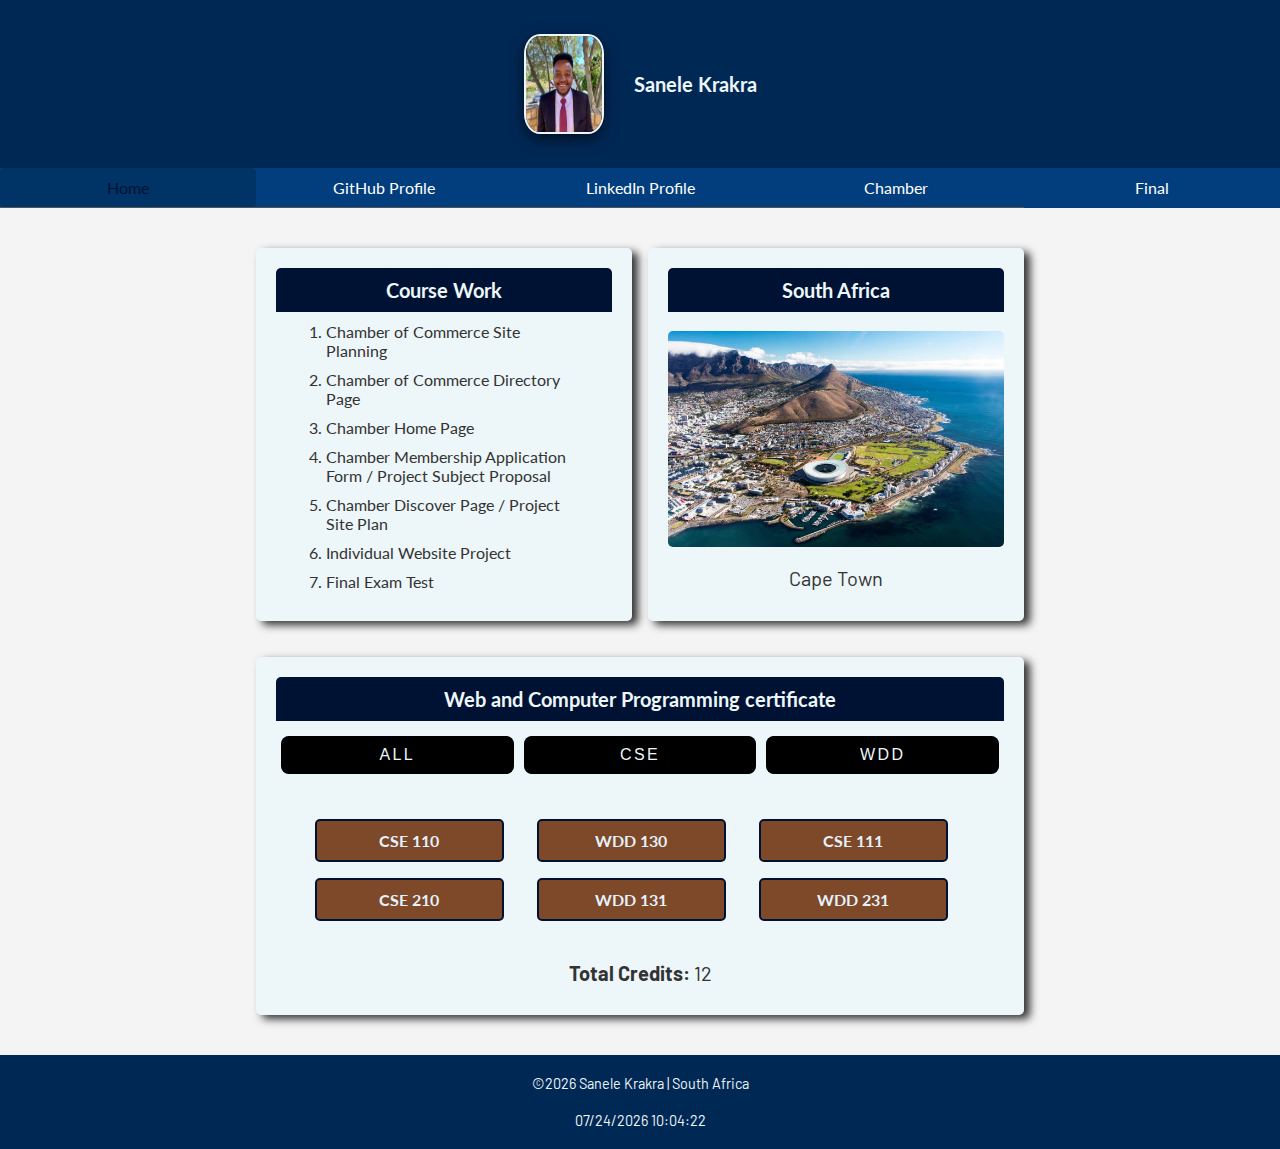
<file: index.html>
<!DOCTYPE html>
<html lang="en">
  <head>
    <meta charset="UTF-8" />
    <meta name="viewport" content="width=device-width, initial-scale=1.0" />
    <meta
      name="description"
      content="This is the homepage of where you'll find the student's work in this class."
    />
    <meta name="author" content="Sanele Krakra" />
    <link rel="icon" href="images/favorite-favicon.ico" />
    <!--  Essential META Tags -->
    <meta property="og:title" content="Home | Student Home Page" />
    <meta property="og:type" content="website" />
    <meta property="og:image" content="images/capetown.jpg" />
    <meta
      property="og:url"
      content="https://sanele23.github.io/wdd231/index.html"
    />
    <meta name="twitter:card" content="summary_large_image" />

    <title>Home | Student Home Page</title>
    <link rel="preconnect" href="https://fonts.googleapis.com" />
    <link rel="preconnect" href="https://fonts.gstatic.com" crossorigin />
    <link
      href="https://fonts.googleapis.com/css2?family=Barlow&family=Lato&display=swap"
      rel="stylesheet"
    />
    <!-- Stylesheet -->
    <link rel="stylesheet" href="styles/large-screen.css" />
    <link rel="stylesheet" href="styles/small-screen.css" />
    <!-- JavaScript files -->
    <script src="scripts/main.js" type="module" defer></script>
    <script src="scripts/courses.js" type="module" defer></script>
  </head>

  <body>
    <header>
      <div class="container">
        <img
          class="avatar"
          src="images/sanele-krakra.jfif"
          alt="Sanele Krakra photo"
        />
      </div>
      <h1>Sanele Krakra</h1>
      <button id="menu" title="Menu"></button>
    </header>
    <nav>
      <ul>
        <li><a class="active" href="/index.html">Home</a></li>
        <li>
          <a href="https://github.com/sanele23" target="_blank"
            >GitHub Profile</a
          >
        </li>
        <li>
          <a href="https://www.linkedin.com/in/sanele-krakra/" target="_blank"
            >LinkedIn Profile</a
          >
        </li>
        <li><a href="chamber/index.html" target="_blank">Chamber</a></li>
        <li><a href="finalproject/index.html" target="_blank">Final</a></li>
      </ul>
    </nav>
    <main>
      <section class="courseWork-box">
        <h2>Course Work</h2>
        <ul>
          <li>Chamber of Commerce Site Planning</li>
          <li>Chamber of Commerce Directory Page</li>
          <li>Chamber Home Page</li>
          <li>
            Chamber Membership Application Form / Project Subject Proposal
          </li>
          <li>Chamber Discover Page / Project Site Plan</li>
          <li>Individual Website Project</li>
          <li>Final Exam Test</li>
        </ul>
      </section>
      <section class="country-box">
        <h2>South Africa</h2>
        <picture>
          <img
            src="./images/capetown.jpg"
            alt="South Africa"
            width="300"
            height="225"
          />
        </picture>
        <p>Cape Town</p>
      </section>
      <section class="certificate-box">
        <h2>Web and Computer Programming certificate</h2>
        <div class="boxButton">
          <button class="courseButton" value="all" title="Filter button">
            All
          </button>
          <button class="courseButton" value="cse" title="Filter button">
            CSE
          </button>
          <button class="courseButton" value="wdd" title="Filter button">
            WDD
          </button>
        </div>
        <div class="boxcertificate01 boxCourse"></div>
        <dialog id="courses-details"></dialog>
        <p id="totalCreditsCert01">Total Credits for Certificate 1: 0</p>
      </section>
    </main>
    <footer>
      <p>
        &copy;<span id="currentYear">Lorem</span> Sanele Krakra | South Africa
      </p>
      <p id="lastModified"></p>
    </footer>
  </body>
</html>
</file>
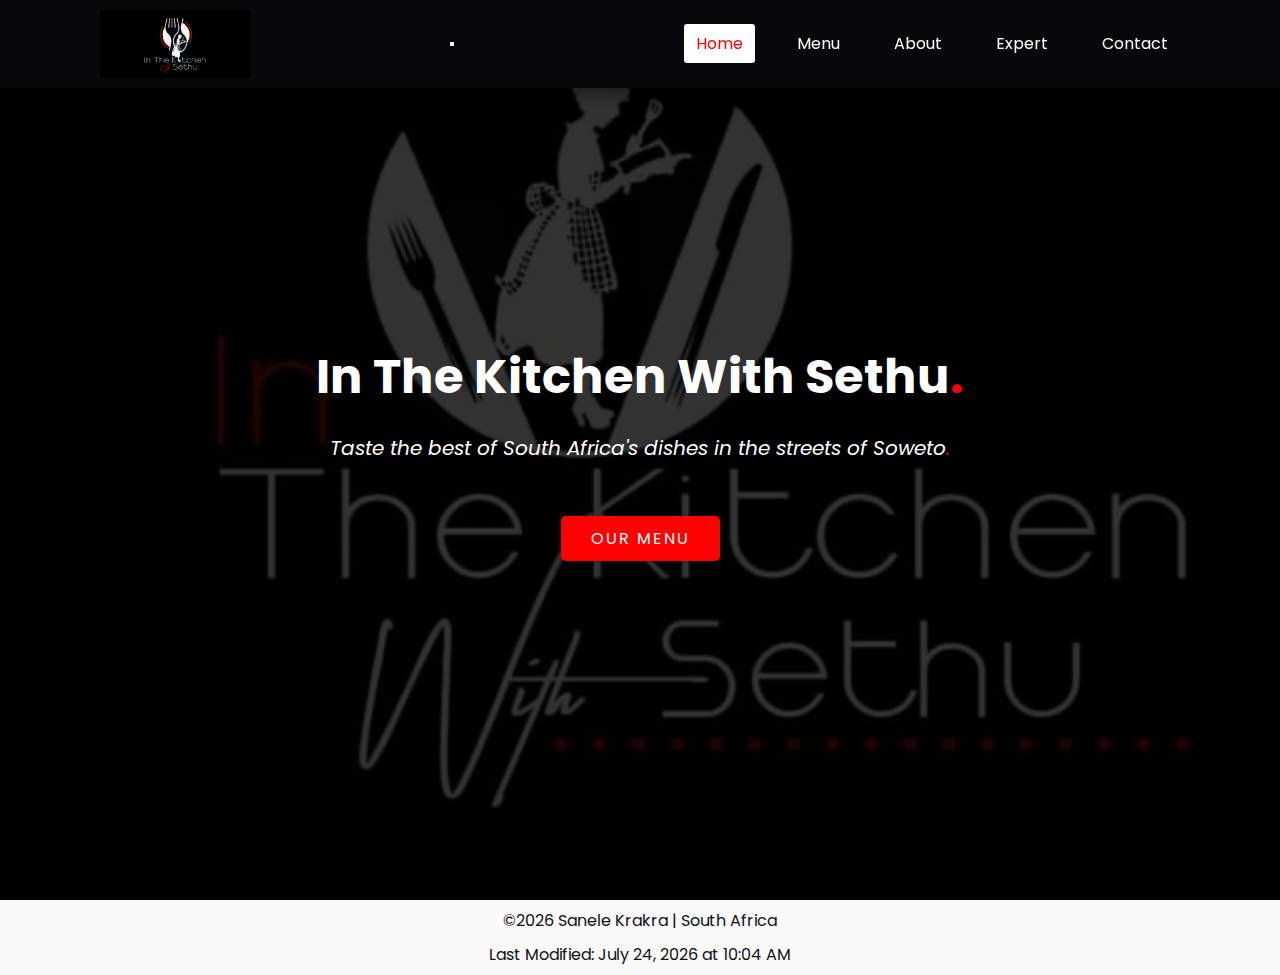
<file: finalproject/index.html>
<!DOCTYPE html>
<html lang="en">
  <head>
    <meta charset="UTF-8" />
    <meta name="viewport" content="width=device-width, initial-scale=1.0" />
    <meta
      name="description"
      content="Taste the best of South Africa's dishes in the streets of Soweto with In The Kitchen With Sethu. Explore our menu, meet our expert chef, and learn more about us!"
    />
    <meta
      name="keywords"
      content="South African food, Soweto, menu, traditional dishes, chef, about, contact"
    />
    <meta name="author" content="Siphosethu Krakra" />
    <link rel="icon" href="images/logo.jpeg" type="image/jpeg" />
    <title>In The Kitchen With Sethu | Home</title>

    <!-- Font and Icons -->
    <link
      href="https://fonts.googleapis.com/css2?family=Poppins:wght@300;400;700&display=swap"
      rel="stylesheet"
    />
    <link
      href="https://maxcdn.bootstrapcdn.com/font-awesome/4.4.0/css/font-awesome.min.css"
      rel="stylesheet"
    />

    <!-- CSS Files -->
    <link rel="stylesheet" href="styles/global.css" />
    <link
      rel="stylesheet"
      href="styles/mobile.css"
      media="(max-width: 900px)"
    />
  </head>
  <body>
    <!-- Header/Navigation -->
    <header class="black-header">
      <a href="index.html" class="logo" aria-label="Home">
        <img
          src="images/logo.jpeg"
          alt="In The Kitchen With Sethu Logo"
          width="150"
        />
      </a>
      <button
        class="hamburger"
        id="hamburgerBtn"
        aria-label="Open navigation"
        aria-controls="mainNav"
        aria-expanded="true"
      >
        <span class="hamburger-bar"></span>
        <span class="hamburger-bar"></span>
        <span class="hamburger-bar"></span>
      </button>
      <nav id="mainNav" aria-label="Main Navigation">
        <ul class="navigation">
          <li><a href="index.html" aria-current="page">Home</a></li>
          <li><a href="menu.html">Menu</a></li>
          <li><a href="about.html">About</a></li>
          <li><a href="expert.html">Expert</a></li>
          <li><a href="contact.html">Contact</a></li>
        </ul>
      </nav>
    </header>

    <!-- Cover Page section -->
    <main>
      <section class="banner" id="banner">
        <div class="content">
          <h1>In The Kitchen With Sethu<span>.</span></h1>
          <p>
            Taste the best of South Africa's dishes in the streets of
            Soweto<span>.</span>
          </p>
          <a href="menu.html" class="btn">Our Menu</a>
        </div>
      </section>
    </main>

    <footer>
      <p>&copy;<span id="currentyear"></span> Sanele Krakra | South Africa</p>
      <p id="lastModified"></p>
    </footer>
    <script src="scripts/footer.js"></script>
    <script src="./scripts/modules/hamburger.js"></script>
    <!-- JavaScript -->
    <script>
      window.addEventListener("scroll", function () {
        const header = document.querySelector("header");
        if (header) {
          header.classList.toggle("sticky", window.scrollY > 0);
        }
      });
    </script>
  </body>
</html>
</file>
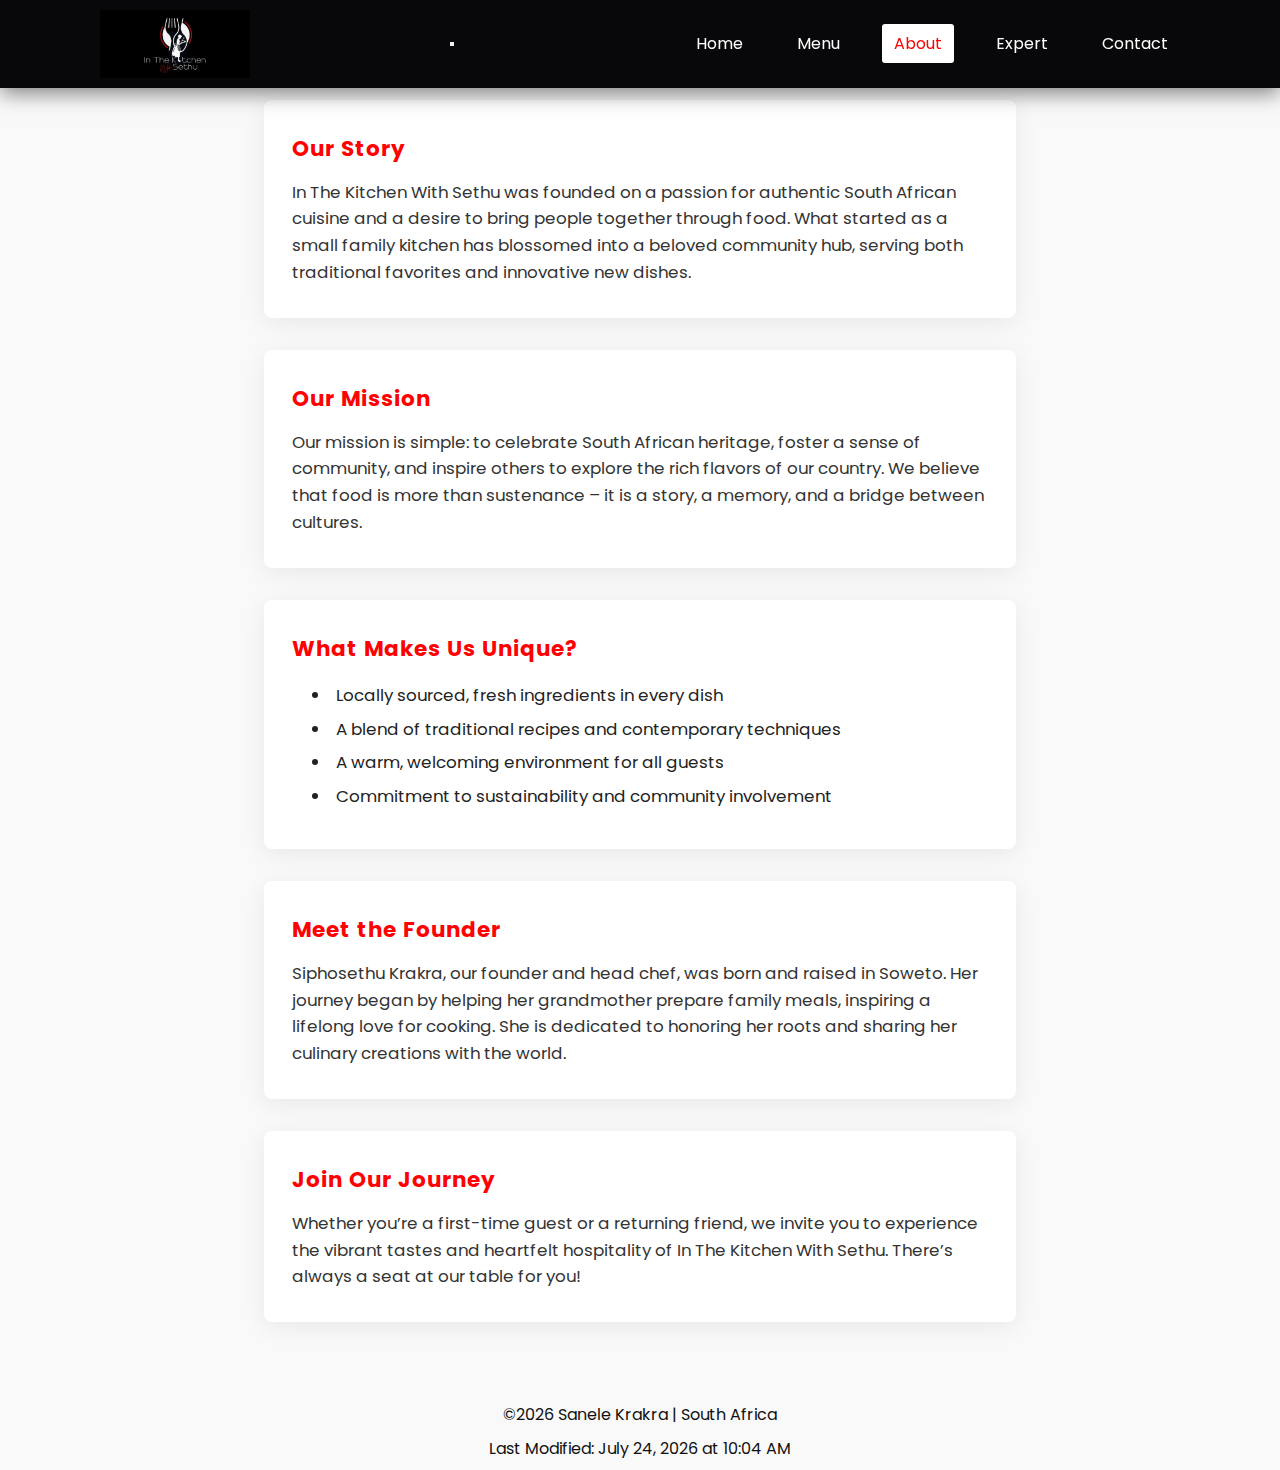
<file: finalproject/about.html>
<!DOCTYPE html>
<html lang="en">
  <head>
    <meta charset="UTF-8" />
    <meta name="viewport" content="width=device-width, initial-scale=1.0" />
    <meta
      name="description"
      content="Learn more about In The Kitchen With Sethu, our story, our mission, and the people behind the flavors."
    />
    <title>In The Kitchen With Sethu | About</title>
    <link rel="icon" href="images/logo.jpeg" type="image/jpeg" />
    <link
      href="https://fonts.googleapis.com/css2?family=Poppins:wght@300;400;700&display=swap"
      rel="stylesheet"
    />
    <link rel="stylesheet" href="styles/global.css" />
    <link
      rel="stylesheet"
      href="styles/mobile.css"
      media="(max-width: 900px)"
    />
    <link rel="stylesheet" href="styles/about.css" />
  </head>
  <body>
    <header class="black-header">
      <a href="index.html" class="logo" aria-label="Home">
        <img
          src="images/logo.jpeg"
          alt="In The Kitchen With Sethu Logo"
          width="150"
          height="auto"
        />
      </a>
      <button
        class="hamburger"
        id="hamburgerBtn"
        aria-label="Open navigation"
        aria-controls="mainNav"
        aria-expanded="false"
      >
        <span class="hamburger-bar"></span>
        <span class="hamburger-bar"></span>
        <span class="hamburger-bar"></span>
      </button>
      <nav id="mainNav" aria-label="Main Navigation">
        <ul class="navigation">
          <li><a href="index.html">Home</a></li>
          <li><a href="menu.html">Menu</a></li>
          <li><a href="about.html" aria-current="page">About</a></li>
          <li><a href="expert.html">Expert</a></li>
          <li><a href="contact.html">Contact</a></li>
        </ul>
      </nav>
    </header>
    <main>
      <div class="about-content">
        <!-- Content dynamically injected here -->
      </div>
    </main>
    <footer>
      <p>&copy;<span id="currentyear"></span> Sanele Krakra | South Africa</p>
      <p id="lastModified"></p>
    </footer>
    <script src="scripts/footer.js"></script>
    <script src="./scripts/modules/hamburger.js"></script>
    <script type="module">
      import { renderAbout } from "./scripts/modules/renderAbout.js";
      renderAbout(".about-content");
    </script>
  </body>
</html>
</file>
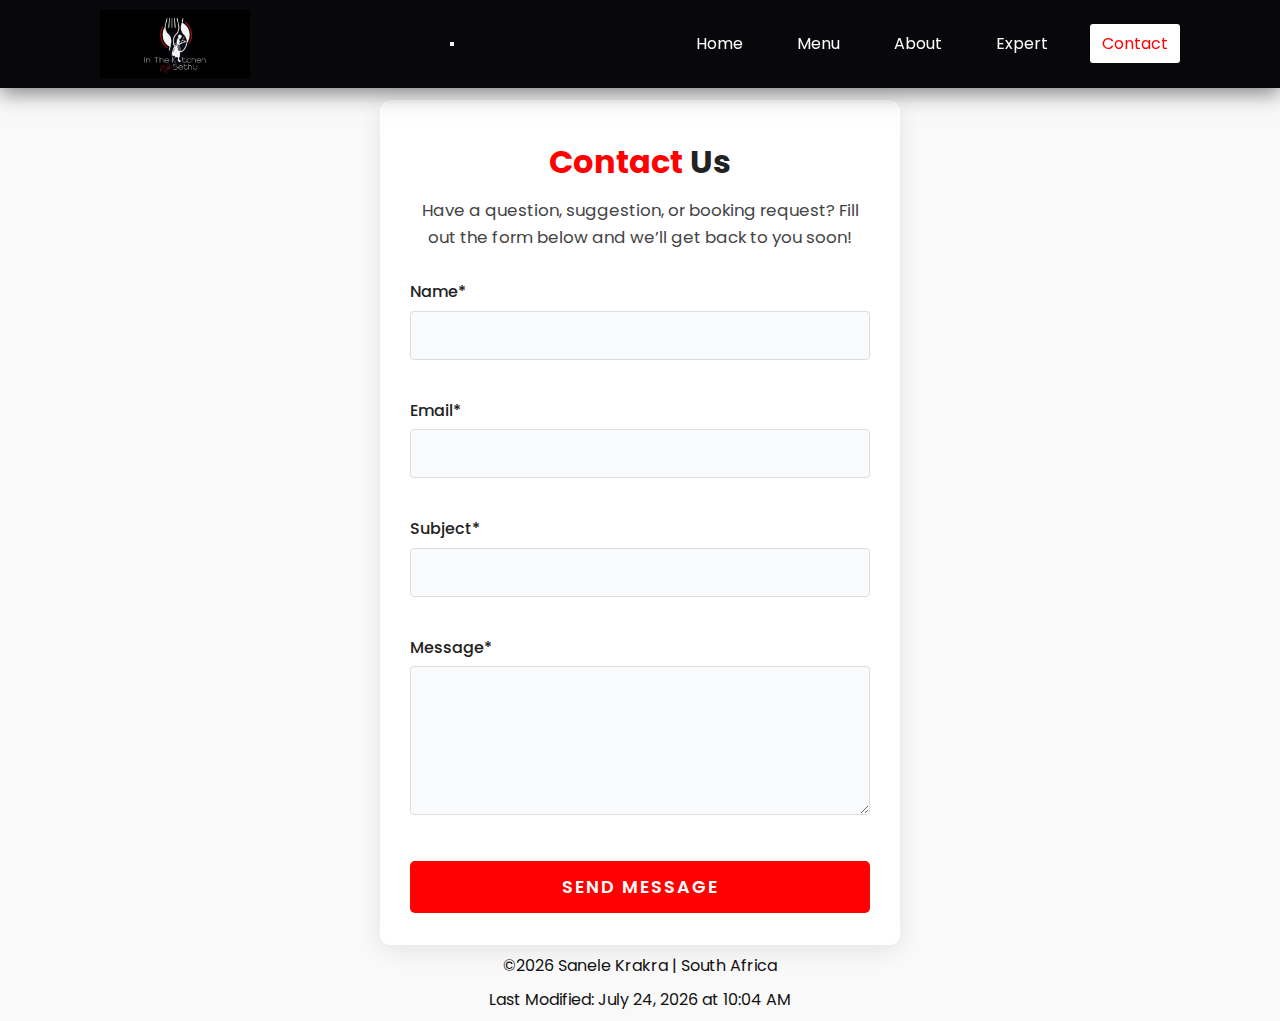
<file: finalproject/contact.html>
<!DOCTYPE html>
<html lang="en">
  <head>
    <meta charset="UTF-8" />
    <meta name="viewport" content="width=device-width, initial-scale=1.0" />
    <meta
      name="description"
      content="Contact In The Kitchen With Sethu. Send us your questions, feedback or booking requests."
    />
    <title>In The Kitchen With Sethu | Contact</title>
    <link rel="icon" href="images/logo.jpeg" type="image/jpeg" />
    <link
      href="https://fonts.googleapis.com/css2?family=Poppins:wght@300;400;700&display=swap"
      rel="stylesheet"
    />
    <link rel="stylesheet" href="styles/global.css" />
    <link
      rel="stylesheet"
      href="styles/mobile.css"
      media="(max-width: 900px)"
    />
    <link rel="stylesheet" href="styles/contact.css" />
  </head>
  <body>
    <header class="black-header">
      <a href="index.html" class="logo" aria-label="Home">
        <img
          src="images/logo.jpeg"
          alt="In The Kitchen With Sethu Logo"
          width="150"
          height="auto"
        />
      </a>
      <button
        class="hamburger"
        id="hamburgerBtn"
        aria-label="Open navigation"
        aria-controls="mainNav"
        aria-expanded="false"
      >
        <span class="hamburger-bar"></span>
        <span class="hamburger-bar"></span>
        <span class="hamburger-bar"></span>
      </button>
      <nav id="mainNav" aria-label="Main Navigation">
        <ul class="navigation">
          <li><a href="index.html">Home</a></li>
          <li><a href="menu.html">Menu</a></li>
          <li><a href="about.html">About</a></li>
          <li><a href="expert.html">Expert</a></li>
          <li><a href="contact.html" aria-current="page">Contact</a></li>
        </ul>
      </nav>
    </header>
    <main>
      <section class="contact-section">
        <div class="contact-title">
          <h2>Contact <span>Us</span></h2>
          <p>
            Have a question, suggestion, or booking request? Fill out the form
            below and we’ll get back to you soon!
          </p>
        </div>
        <form
          id="contactForm"
          class="contact-form"
          autocomplete="off"
          novalidate
        >
          <div class="form-group">
            <label for="name">Name<span aria-hidden="true">*</span></label>
            <input type="text" id="name" name="name" required maxlength="50" />
            <span class="error-msg" id="nameError"></span>
          </div>
          <div class="form-group">
            <label for="email">Email<span aria-hidden="true">*</span></label>
            <input
              type="email"
              id="email"
              name="email"
              required
              maxlength="100"
            />
            <span class="error-msg" id="emailError"></span>
          </div>
          <div class="form-group">
            <label for="subject"
              >Subject<span aria-hidden="true">*</span></label
            >
            <input
              type="text"
              id="subject"
              name="subject"
              required
              maxlength="100"
            />
            <span class="error-msg" id="subjectError"></span>
          </div>
          <div class="form-group">
            <label for="message"
              >Message<span aria-hidden="true">*</span></label
            >
            <textarea
              id="message"
              name="message"
              rows="5"
              required
              maxlength="1000"
            ></textarea>
            <span class="error-msg" id="messageError"></span>
          </div>
          <button type="submit" class="btn">Send Message</button>
        </form>
      </section>
      <!-- Popup Modal -->
      <div
        id="contactModal"
        class="modal"
        aria-modal="true"
        role="dialog"
        aria-labelledby="modalTitle"
        aria-hidden="true"
      >
        <div class="modal-content">
          <span
            class="close"
            id="closeModal"
            tabindex="0"
            aria-label="Close popup"
            >&times;</span
          >
          <h3 id="modalTitle">Thank you!</h3>
          <p id="modalText">
            Your message has been sent. We appreciate your feedback and will
            respond as soon as possible.
          </p>
        </div>
      </div>
    </main>
    <footer>
      <p>&copy;<span id="currentyear"></span> Sanele Krakra | South Africa</p>
      <p id="lastModified"></p>
    </footer>
    <script src="scripts/footer.js"></script>
    <script src="./scripts/modules/hamburger.js"></script>
    <script src="./scripts/modules/contact.js"></script>
  </body>
</html>
</file>
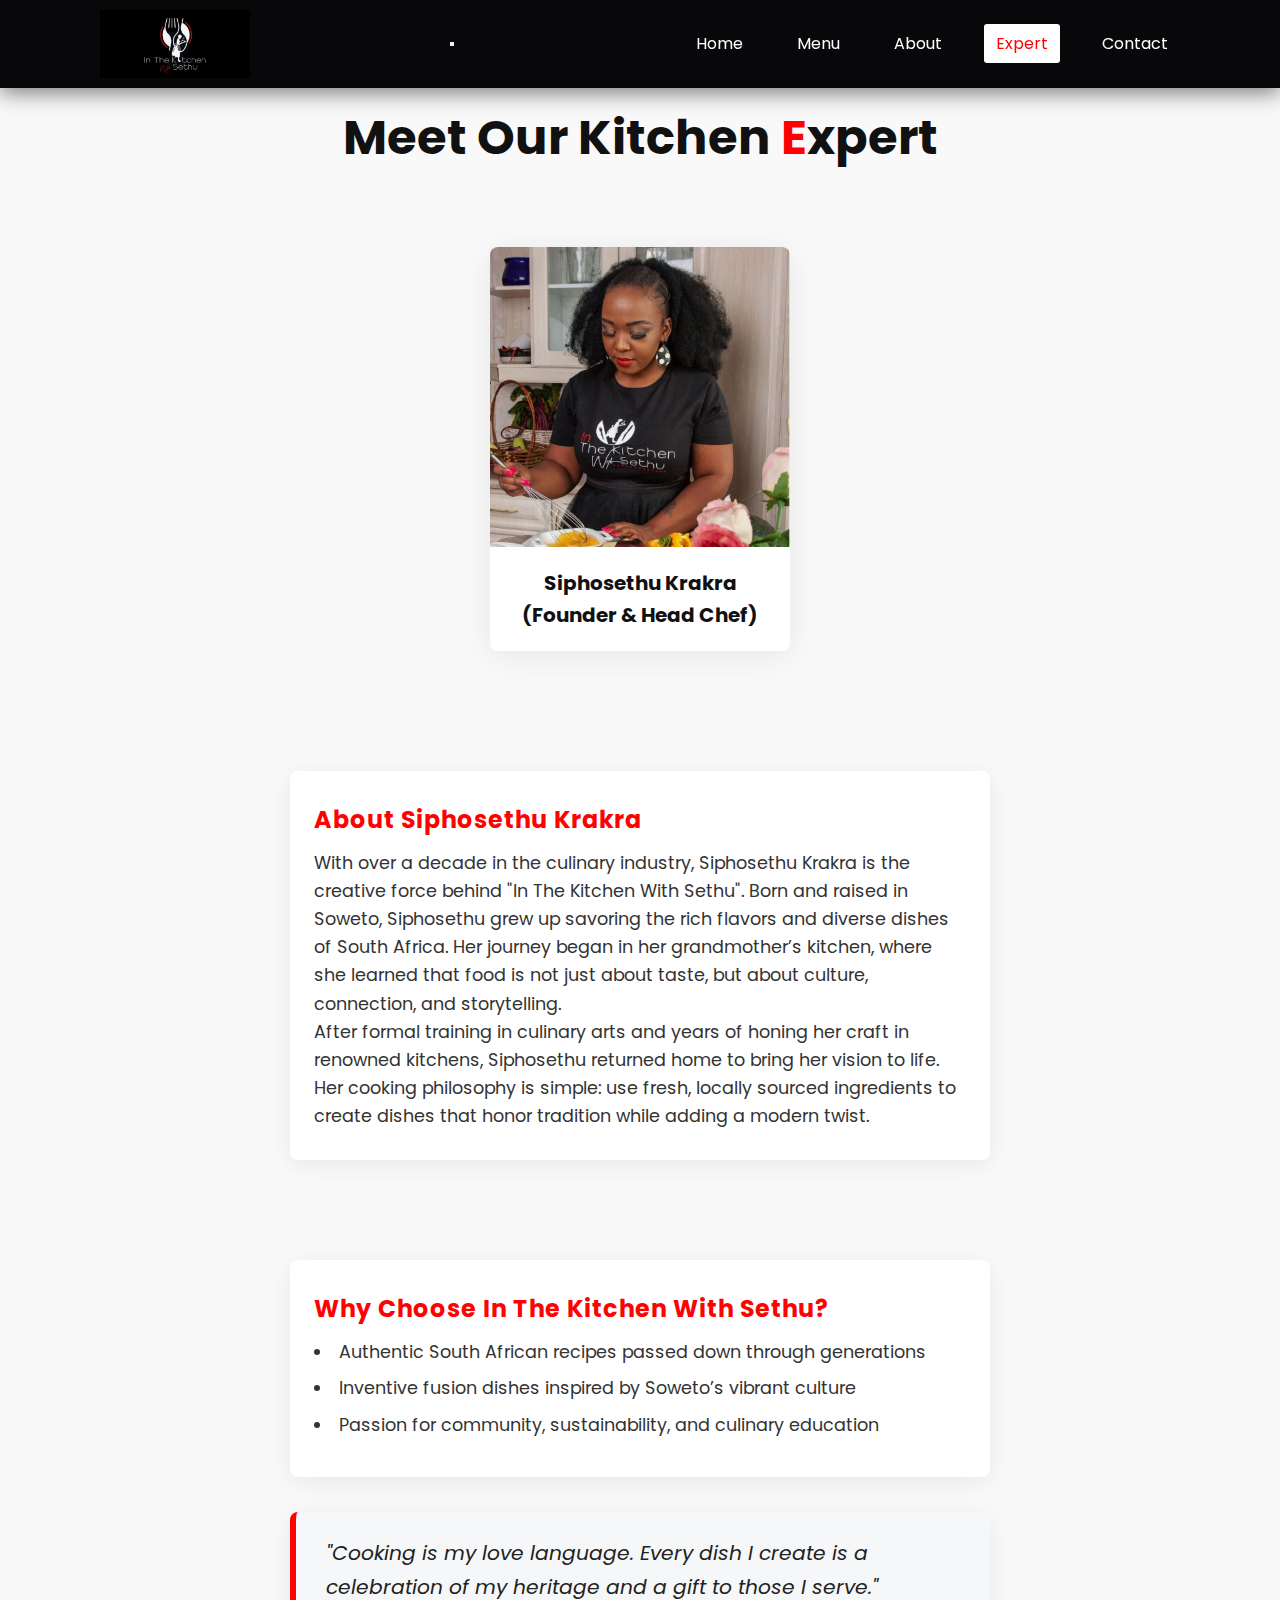
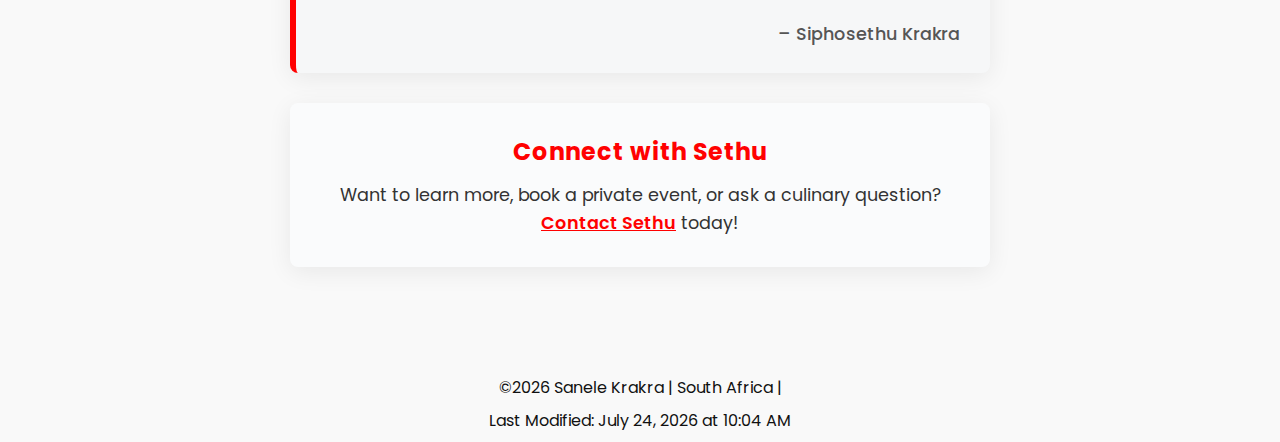
<file: finalproject/expert.html>
<!DOCTYPE html>
<html lang="en">
  <head>
    <meta charset="UTF-8" />
    <meta name="viewport" content="width=device-width, initial-scale=1.0" />
    <meta
      name="description"
      content="Meet our kitchen expert, Siphosethu Krakra, and discover the passion behind In The Kitchen With Sethu."
    />
    <title>In The Kitchen With Sethu | Expert</title>
    <link rel="icon" href="images/logo.jpeg" type="image/jpeg" />
    <link
      href="https://fonts.googleapis.com/css2?family=Poppins:wght@300;400;700&display=swap"
      rel="stylesheet"
    />
    <!-- CSS Files -->
    <link rel="stylesheet" href="styles/global.css" />
    <link
      rel="stylesheet"
      href="styles/mobile.css"
      media="(max-width: 900px)"
    />
    <link rel="stylesheet" href="styles/expert.css" />
  </head>
  <body>
    <!-- Header/Navigation -->
    <header class="black-header">
      <a href="index.html" class="logo" aria-label="Home">
        <img
          src="images/logo.jpeg"
          alt="In The Kitchen With Sethu Logo"
          width="150"
          height="auto"
        />
      </a>
      <button
        class="hamburger"
        id="hamburgerBtn"
        aria-label="Open navigation"
        aria-controls="mainNav"
        aria-expanded="false"
      >
        <span class="hamburger-bar"></span>
        <span class="hamburger-bar"></span>
        <span class="hamburger-bar"></span>
      </button>
      <nav id="mainNav" aria-label="Main Navigation">
        <ul class="navigation">
          <li><a href="index.html">Home</a></li>
          <li><a href="menu.html">Menu</a></li>
          <li><a href="about.html">About</a></li>
          <li><a href="expert.html" aria-current="page">Expert</a></li>
          <li><a href="contact.html">Contact</a></li>
        </ul>
      </nav>
    </header>
    <main>
      <section class="expert" id="expert">
        <div class="title">
          <h2>Meet Our Kitchen <span>E</span>xpert</h2>
        </div>
        <div class="content">
          <div class="box">
            <div class="imgBox">
              <img
                src="images/expert.png"
                alt="Expert Chef Siphosethu Krakra"
              />
            </div>
            <div class="text">
              <h3>Siphosethu Krakra (Founder & Head Chef)</h3>
            </div>
          </div>
        </div>
        <div class="expert-intro">
          <h3>About Siphosethu Krakra</h3>
          <p>
            With over a decade in the culinary industry, Siphosethu Krakra is
            the creative force behind "In The Kitchen With Sethu". Born and
            raised in Soweto, Siphosethu grew up savoring the rich flavors and
            diverse dishes of South Africa. Her journey began in her
            grandmother’s kitchen, where she learned that food is not just about
            taste, but about culture, connection, and storytelling.
          </p>
          <p>
            After formal training in culinary arts and years of honing her craft
            in renowned kitchens, Siphosethu returned home to bring her vision
            to life. Her cooking philosophy is simple: use fresh, locally
            sourced ingredients to create dishes that honor tradition while
            adding a modern twist.
          </p>
        </div>
        <div class="expert-why">
          <h3>Why Choose In The Kitchen With Sethu?</h3>
          <ul>
            <li>
              Authentic South African recipes passed down through generations
            </li>
            <li>
              Inventive fusion dishes inspired by Soweto’s vibrant culture
            </li>
            <li>
              Passion for community, sustainability, and culinary education
            </li>
          </ul>
        </div>
        <div class="expert-quote">
          <blockquote>
            <p>
              "Cooking is my love language. Every dish I create is a celebration
              of my heritage and a gift to those I serve."
            </p>
            <footer>– Siphosethu Krakra</footer>
          </blockquote>
        </div>
        <div class="expert-cta">
          <h3>Connect with Sethu</h3>
          <p>
            Want to learn more, book a private event, or ask a culinary
            question? <a href="contact.html">Contact Sethu</a> today!
          </p>
        </div>
      </section>
    </main>
    <footer>
      <p>&copy;<span id="currentyear"></span> Sanele Krakra | South Africa |</p>
      <p id="lastModified"></p>
    </footer>
    <script src="scripts/footer.js"></script>
    <script src="./scripts/modules/hamburger.js"></script>
  </body>
</html>
</file>
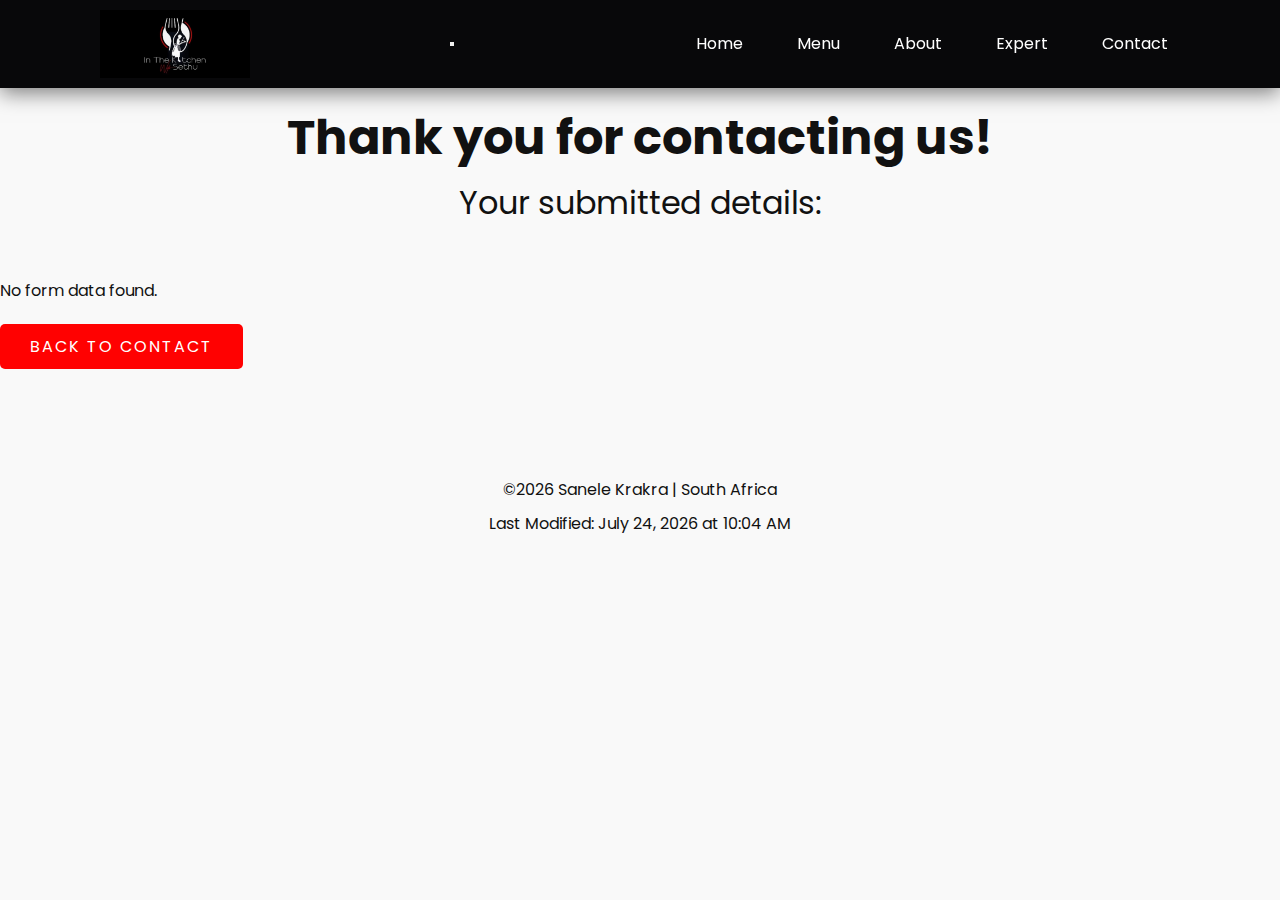
<file: finalproject/form-action.html>
<!DOCTYPE html>
<html lang="en">
  <head>
    <meta charset="UTF-8" />
    <meta name="viewport" content="width=device-width, initial-scale=1.0" />
    <meta name="description" content="See your submitted form data." />
    <title>Contact Form Submission | In The Kitchen With Sethu</title>
    <link rel="icon" href="images/logo.jpeg" type="image/jpeg" />
    <link
      href="https://fonts.googleapis.com/css2?family=Poppins:wght@300;400;700&display=swap"
      rel="stylesheet"
    />
    <link rel="stylesheet" href="styles/global.css" />
    <link
      rel="stylesheet"
      href="styles/mobile.css"
      media="(max-width: 900px)"
    />
  </head>
  <body>
    <header class="black-header">
      <a href="index.html" class="logo" aria-label="Home">
        <img
          src="images/logo.jpeg"
          alt="In The Kitchen With Sethu Logo"
          width="150"
        />
      </a>
      <button
        class="hamburger"
        id="hamburgerBtn"
        aria-label="Open navigation"
        aria-controls="mainNav"
        aria-expanded="false"
      >
        <span class="hamburger-bar"></span>
        <span class="hamburger-bar"></span>
        <span class="hamburger-bar"></span>
      </button>
      <nav id="mainNav" aria-label="Main Navigation">
        <ul class="navigation">
          <li><a href="index.html">Home</a></li>
          <li><a href="menu.html">Menu</a></li>
          <li><a href="about.html">About</a></li>
          <li><a href="expert.html">Expert</a></li>
          <li><a href="contact.html">Contact</a></li>
        </ul>
      </nav>
    </header>
    <main>
      <section class="form-action-display">
        <div class="title">
          <h2>Thank you for contacting us!</h2>
          <p>Your submitted details:</p>
        </div>
        <div class="submitted-data" id="submittedData">
          <!-- JS will populate this -->
        </div>
        <a href="contact.html" class="btn">Back to Contact</a>
      </section>
    </main>
    <footer>
      <p>&copy;<span id="currentyear"></span> Sanele Krakra | South Africa</p>
      <p id="lastModified"></p>
    </footer>
    <script src="scripts/footer.js"></script>
    <script src="./scripts/modules/hamburger.js"></script>
    <script>
      // Read URL params and display them
      function escapeHTML(str) {
        return str
          ? str.replace(/[&<>"']/g, function (m) {
              return {
                "&": "&amp;",
                "<": "&lt;",
                ">": "&gt;",
                '"': "&quot;",
                "'": "&#39;",
              }[m];
            })
          : "";
      }
      function displayFormData() {
        const params = new URLSearchParams(window.location.search);
        const name = escapeHTML(params.get("name"));
        const email = escapeHTML(params.get("email"));
        const subject = escapeHTML(params.get("subject"));
        const message = escapeHTML(params.get("message"));
        const container = document.getElementById("submittedData");
        if (name || email || subject || message) {
          container.innerHTML = `
            <ul>
              <li><strong>Name:</strong> ${name}</li>
              <li><strong>Email:</strong> ${email}</li>
              <li><strong>Subject:</strong> ${subject}</li>
              <li><strong>Message:</strong> <pre>${message}</pre></li>
            </ul>
          `;
        } else {
          container.innerHTML = "<p>No form data found.</p>";
        }
      }
      displayFormData();
    </script>
  </body>
</html>
</file>
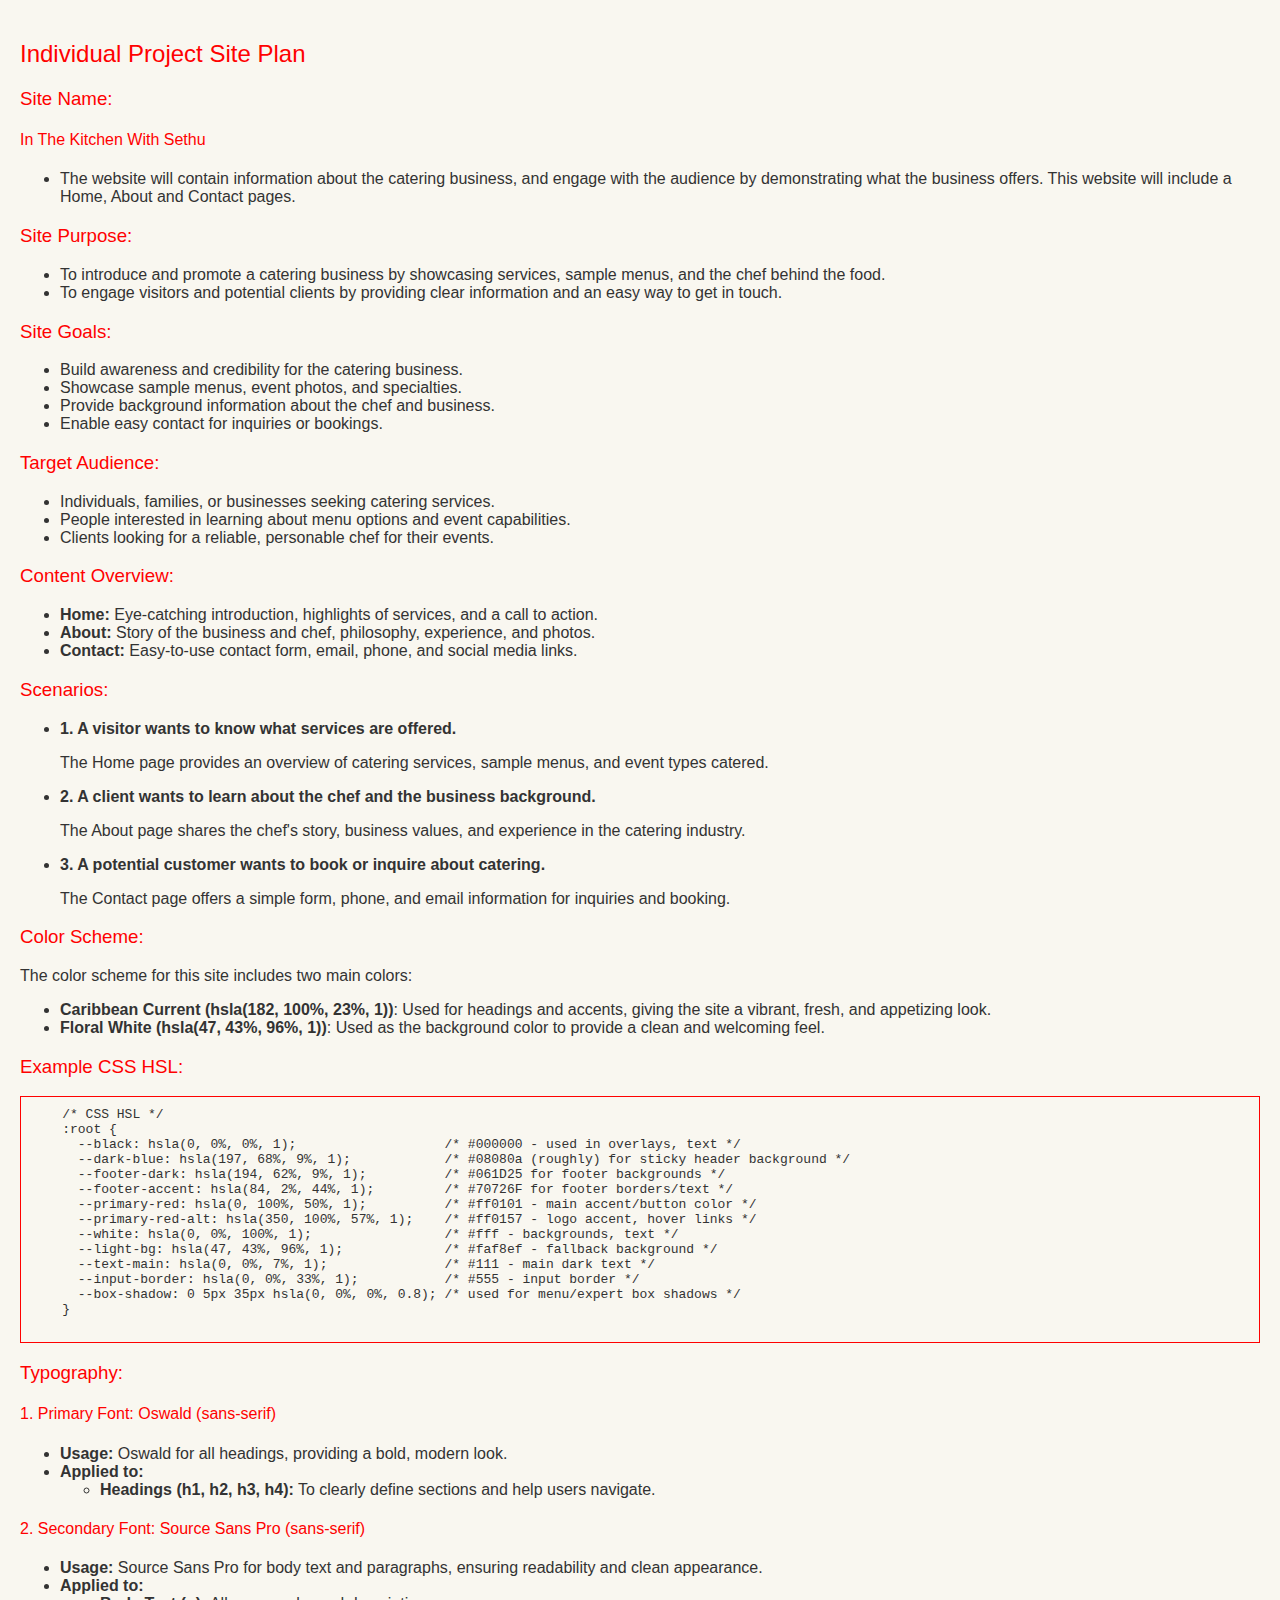
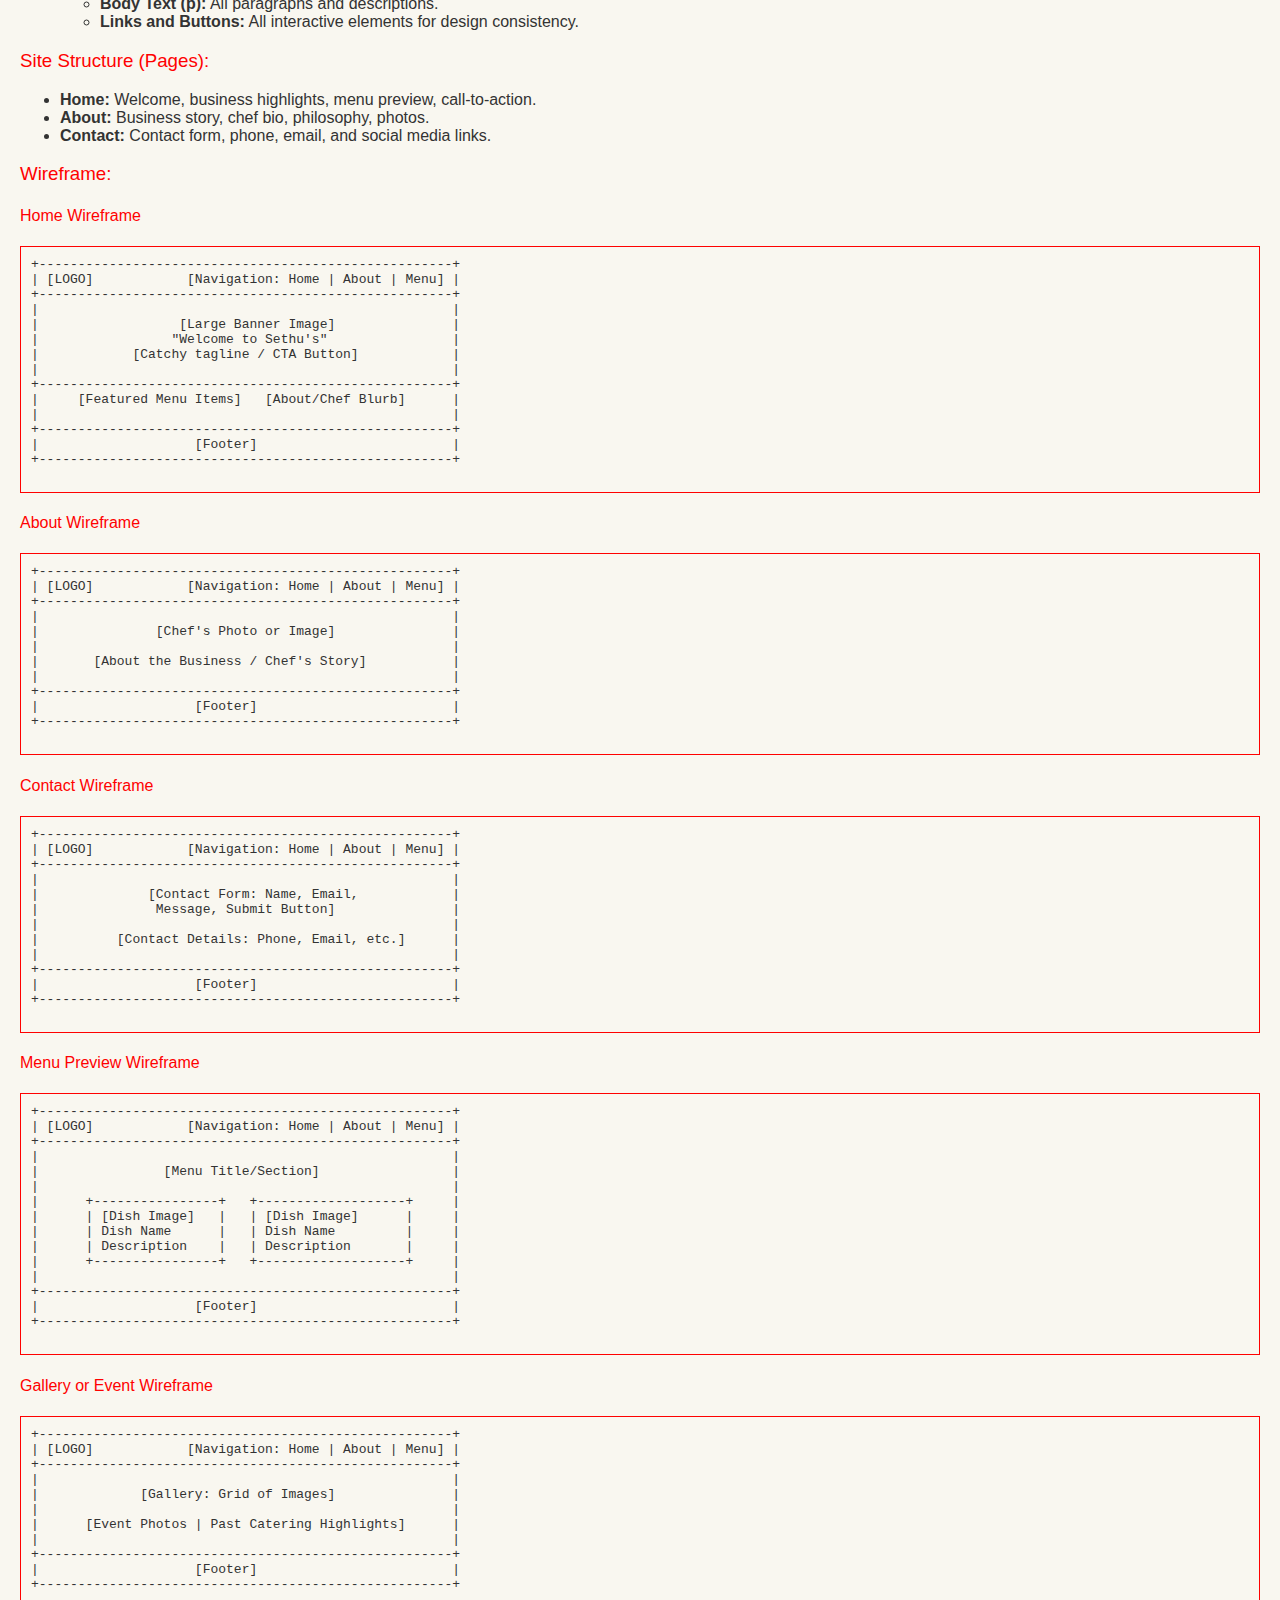
<file: finalproject/site-plan/site.html>
<!DOCTYPE html>
<html lang="en">
  <head>
    <meta charset="UTF-8" />
    <meta name="viewport" content="width=device-width, initial-scale=1.0" />
    <link rel="preconnect" href="https://fonts.googleapis.com" />
    <link rel="preconnect" href="https://fonts.gstatic.com" crossorigin />
    <link
      href="https://fonts.googleapis.com/css2?family=Roboto:ital,wght@0,400;0,900;1,700&display=swap"
      rel="stylesheet"
    />
    <title>Project Site Plan</title>
    <style>
      :root {
        --caribbean-current: #ff0101;
        --floral-white: hsla(47, 43%, 96%, 1);
        --text-color: #333;
      }

      body {
        font-family: "Poppins", sans-serif;
        font-optical-sizing: auto;
        font-weight: 400;
        font-style: normal;
        background-color: var(--floral-white);
        color: var(--text-color);
        margin: 0;
        padding: 20px;
      }

      h1,
      h2,
      h3,
      h4,
      h5,
      h6 {
        font-family: "Poppins", sans-serif;
        color: var(--caribbean-current);
        font-weight: 400;
      }

      p,
      li,
      a,
      button {
        font-family: "Poppins", sans-serif;
        color: var(--text-color);
        font-weight: 400;
      }

      button {
        background-color: var(--caribbean-current);
        color: var(--floral-white);
        border: none;
        padding: 10px 20px;
        cursor: pointer;
        font-family: "Poppins", sans-serif;
      }

      button:hover {
        background-color: var(--floral-white);
        color: var(--caribbean-current);
        border: 1px solid var(--caribbean-current);
      }

      pre {
        background-color: var(--floral-white);
        padding: 10px;
        border: 1px solid var(--caribbean-current);
      }

      img {
        width: 50%;
      }
    </style>
  </head>

  <body>
    <header>
      <h2>Individual Project Site Plan</h2>
    </header>
    <section>
      <h3>Site Name:</h3>
      <h4>In The Kitchen With Sethu</h4>
      <ul>
        <li>
          The website will contain information about the catering business, and
          engage with the audience by demonstrating what the business offers.
          This website will include a Home, About and Contact pages.
        </li>
      </ul>
    </section>
    <section>
      <h3>Site Purpose:</h3>
      <ul>
        <li>
          To introduce and promote a catering business by showcasing services,
          sample menus, and the chef behind the food.
        </li>
        <li>
          To engage visitors and potential clients by providing clear
          information and an easy way to get in touch.
        </li>
      </ul>
    </section>

    <section>
      <h3>Site Goals:</h3>
      <ul>
        <li>Build awareness and credibility for the catering business.</li>
        <li>Showcase sample menus, event photos, and specialties.</li>
        <li>Provide background information about the chef and business.</li>
        <li>Enable easy contact for inquiries or bookings.</li>
      </ul>
    </section>

    <section>
      <h3>Target Audience:</h3>
      <ul>
        <li>Individuals, families, or businesses seeking catering services.</li>
        <li>
          People interested in learning about menu options and event
          capabilities.
        </li>
        <li>
          Clients looking for a reliable, personable chef for their events.
        </li>
      </ul>
    </section>

    <section>
      <h3>Content Overview:</h3>
      <ul>
        <li>
          <strong>Home:</strong> Eye-catching introduction, highlights of
          services, and a call to action.
        </li>
        <li>
          <strong>About:</strong> Story of the business and chef, philosophy,
          experience, and photos.
        </li>
        <li>
          <strong>Contact:</strong> Easy-to-use contact form, email, phone, and
          social media links.
        </li>
      </ul>
    </section>

    <section>
      <h3>Scenarios:</h3>
      <ul>
        <li>
          <strong>1. A visitor wants to know what services are offered.</strong>
          <p>
            The Home page provides an overview of catering services, sample
            menus, and event types catered.
          </p>
        </li>
        <li>
          <strong
            >2. A client wants to learn about the chef and the business
            background.</strong
          >
          <p>
            The About page shares the chef's story, business values, and
            experience in the catering industry.
          </p>
        </li>
        <li>
          <strong
            >3. A potential customer wants to book or inquire about
            catering.</strong
          >
          <p>
            The Contact page offers a simple form, phone, and email information
            for inquiries and booking.
          </p>
        </li>
      </ul>
    </section>

    <section>
      <h3>Color Scheme:</h3>
      <p>The color scheme for this site includes two main colors:</p>
      <ul>
        <li>
          <strong>Caribbean Current (hsla(182, 100%, 23%, 1))</strong>: Used for
          headings and accents, giving the site a vibrant, fresh, and appetizing
          look.
        </li>
        <li>
          <strong>Floral White (hsla(47, 43%, 96%, 1))</strong>: Used as the
          background color to provide a clean and welcoming feel.
        </li>
      </ul>

      <h3>Example CSS HSL:</h3>
      <pre>
    /* CSS HSL */
    :root {
      --black: hsla(0, 0%, 0%, 1);                   /* #000000 - used in overlays, text */
      --dark-blue: hsla(197, 68%, 9%, 1);            /* #08080a (roughly) for sticky header background */
      --footer-dark: hsla(194, 62%, 9%, 1);          /* #061D25 for footer backgrounds */
      --footer-accent: hsla(84, 2%, 44%, 1);         /* #70726F for footer borders/text */
      --primary-red: hsla(0, 100%, 50%, 1);          /* #ff0101 - main accent/button color */
      --primary-red-alt: hsla(350, 100%, 57%, 1);    /* #ff0157 - logo accent, hover links */
      --white: hsla(0, 0%, 100%, 1);                 /* #fff - backgrounds, text */
      --light-bg: hsla(47, 43%, 96%, 1);             /* #faf8ef - fallback background */
      --text-main: hsla(0, 0%, 7%, 1);               /* #111 - main dark text */
      --input-border: hsla(0, 0%, 33%, 1);           /* #555 - input border */
      --box-shadow: 0 5px 35px hsla(0, 0%, 0%, 0.8); /* used for menu/expert box shadows */
    }
        </pre
      >
    </section>

    <section>
      <h3>Typography:</h3>
      <h4>1. Primary Font: Oswald (sans-serif)</h4>
      <ul>
        <li>
          <strong>Usage:</strong> Oswald for all headings, providing a bold,
          modern look.
        </li>
        <li>
          <strong>Applied to:</strong>
          <ul>
            <li>
              <strong>Headings (h1, h2, h3, h4):</strong> To clearly define
              sections and help users navigate.
            </li>
          </ul>
        </li>
      </ul>

      <h4>2. Secondary Font: Source Sans Pro (sans-serif)</h4>
      <ul>
        <li>
          <strong>Usage:</strong> Source Sans Pro for body text and paragraphs,
          ensuring readability and clean appearance.
        </li>
        <li>
          <strong>Applied to:</strong>
          <ul>
            <li>
              <strong>Body Text (p):</strong> All paragraphs and descriptions.
            </li>
            <li>
              <strong>Links and Buttons:</strong> All interactive elements for
              design consistency.
            </li>
          </ul>
        </li>
      </ul>
    </section>

    <section>
      <h3>Site Structure (Pages):</h3>
      <ul>
        <li>
          <strong>Home:</strong> Welcome, business highlights, menu preview,
          call-to-action.
        </li>
        <li>
          <strong>About:</strong> Business story, chef bio, philosophy, photos.
        </li>
        <li>
          <strong>Contact:</strong> Contact form, phone, email, and social media
          links.
        </li>
      </ul>
    </section>

    <section>
      <h3>Wireframe:</h3>
      <h4>Home Wireframe</h4>
      <pre>
+-----------------------------------------------------+
| [LOGO]            [Navigation: Home | About | Menu] |
+-----------------------------------------------------+
|                                                     |
|                  [Large Banner Image]               |
|                 "Welcome to Sethu's"                |
|            [Catchy tagline / CTA Button]            |
|                                                     |
+-----------------------------------------------------+
|     [Featured Menu Items]   [About/Chef Blurb]      |
|                                                     |
+-----------------------------------------------------+
|                    [Footer]                         |
+-----------------------------------------------------+
  </pre
      >

      <h4>About Wireframe</h4>
      <pre>
+-----------------------------------------------------+
| [LOGO]            [Navigation: Home | About | Menu] |
+-----------------------------------------------------+
|                                                     |
|               [Chef's Photo or Image]               |
|                                                     |
|       [About the Business / Chef's Story]           |
|                                                     |
+-----------------------------------------------------+
|                    [Footer]                         |
+-----------------------------------------------------+
  </pre
      >

      <h4>Contact Wireframe</h4>
      <pre>
+-----------------------------------------------------+
| [LOGO]            [Navigation: Home | About | Menu] |
+-----------------------------------------------------+
|                                                     |
|              [Contact Form: Name, Email,            |
|               Message, Submit Button]               |
|                                                     |
|          [Contact Details: Phone, Email, etc.]      |
|                                                     |
+-----------------------------------------------------+
|                    [Footer]                         |
+-----------------------------------------------------+
  </pre
      >

      <h4>Menu Preview Wireframe</h4>
      <pre>
+-----------------------------------------------------+
| [LOGO]            [Navigation: Home | About | Menu] |
+-----------------------------------------------------+
|                                                     |
|                [Menu Title/Section]                 |
|                                                     |
|      +----------------+   +-------------------+     |
|      | [Dish Image]   |   | [Dish Image]      |     |
|      | Dish Name      |   | Dish Name         |     |
|      | Description    |   | Description       |     |
|      +----------------+   +-------------------+     |
|                                                     |
+-----------------------------------------------------+
|                    [Footer]                         |
+-----------------------------------------------------+
  </pre
      >

      <h4>Gallery or Event Wireframe</h4>
      <pre>
+-----------------------------------------------------+
| [LOGO]            [Navigation: Home | About | Menu] |
+-----------------------------------------------------+
|                                                     |
|             [Gallery: Grid of Images]               |
|                                                     |
|      [Event Photos | Past Catering Highlights]      |
|                                                     |
+-----------------------------------------------------+
|                    [Footer]                         |
+-----------------------------------------------------+
  </pre
      >
    </section>
  </body>
</html>
</file>
<file: styles/large-screen.css>
/* Overall Page Styling */
body {
    font-family: 'Barlow', 'Lato', sans-serif;
    margin: 0;
    padding: 0;
    background-color: #f4f4f4;
    color: #333;
}

header {
    display: flex;
    align-items: center;
    justify-content: center;
    gap: 10px;
    padding: 10px 20px;
    background-color: #003366;
    color: white;
}

header .container {
    display: flex;
    align-items: center;   
}

header img.avatar {
    border-radius: 20%;
    height: 100px;
    row-gap: 0;
}

header h1 {
    margin: 0;
    font-size: 1.5rem;
}

#menu {
    background: none;
    border: none;
    color: white;
    font-size: 1.5rem;
    cursor: pointer;
}

nav {
    background-color: black;
    color: white;
    text-align: center;
}

nav ul {
    list-style: none;
    margin: 0;
    padding: 0;
    display: flex;
    justify-content: center;
}

nav ul li {
    margin: 0;
}

nav ul li a {
    color: white;
    text-decoration: none;
    padding: 10px 15px;
    transition: background-color 0.3s;
}

nav ul li a.active,
nav ul li a:hover {
    background-color: #003366;
    border-radius: 5px;
}

main {
    padding: 20px;
    display: flex;
    flex-wrap: wrap;
    gap: 20px;
    justify-content: center;
}

section {
    background-color: white;
    border-radius: 10px;
    box-shadow: 0 4px 8px rgba(0, 0, 0, 0.1);
    padding: 20px;
    /* width: calc(33.33% - 20px); */
}

section h2 {
    background-color: #003366;
    color: white;
    padding: 10px;
    border-radius: 5px 5px 0 0;
    margin: -20px -20px 20px;
    text-align: center;
}

section ul {
    list-style: none;
    padding: 0;
}

section ul li {
    margin: 10px 0;
}

.country-box picture img {
    width: 100%;
    border-radius: 5px;
}

.boxButton {
    display: flex;
    justify-content: space-around;
    margin-bottom: 20px;
}

.courseButton {
    padding: 10px 20px;
    border: none;
    background-color: #003366;
    color: white;
    border-radius: 5px;
    cursor: pointer;
    transition: background-color 0.3s;
}

.courseButton:hover {
    background-color: black;
}

.boxcertificate01 {
    display: flex;
    justify-content: space-between;
    gap: 10px;
    flex-wrap: wrap;
}

.boxCourse {
    /* background-color: #8B4513; */
    color: white;
    padding: 20px;
    text-align: center;
    border-radius: 5px;
    flex: 1 1 calc(33% - 10px);
}

.courseWork-box li {
    list-style-type: style;
    margin-left: 10px;
}

footer {
    text-align: center;
    padding: 10px;
    background-color: #003366;
    color: white;
    font-size: 0.9rem;
    position: relative;
}

footer p {
    margin: 5px 0;
}
</file>
<file: styles/small-screen.css>
:root {
    --true-blue: #0466c8ff;
    --sapphire: #0353a4ff;
    --yale-blue: #023e7dff;
    --oxford-blue: #002855ff;
    --oxford-blue-2: #001845ff;
    --oxford-blue-3: #001233ff;
    --delft-blue: #33415cff;
    --paynes-gray: #5c677dff;
    --slate-gray: #7d8597ff;
    --cool-gray: #979dacff;
    --alice-blue: #edf6f9ff;
    --black: #000000ff;
    --course-complete: #8B4513;

    /* Text Colors */
    --headline-color-on-white: var(--oxford-blue-3);
    --headline-color-on-color: var(--alice-blue);
    --paragraph-color-on-white: var(--secondary-color);
    --paragraph-color-on-color: var(--accent3-color);

    --paragraph-background-color: var(--alice-blue);

    /* Navigation Colors */
    --nav-link-color: var(--oxford-blue-3);
    --nav-background-color: var(--cool-gray);
    --nav-hover-link-color: var(--oxford-blue-3);
    --nav-hover-background-color: var(--true-blue);

    --barlow-regular-font-family: "Barlow", sans-serif;
    --barlow-regular-font-weight: 400;
    --barlow-regular-font-style: normal;

    --lato-regular-font-family: "Lato", sans-serif;
    --lato-regular-font-weight: 400;
    --lato-regular-font-style: normal;

    --font-size-small: 16px;
    --font-size-base: 20px;
    --font-size-large: 24px;
}

h1,
h2,
h3,
h4,
h5,
li {
    font-family: var(--lato-regular-font-family);
}

p {
    font-family: var(--barlow-regular-font-family);
}

body {
    display: flex;
    flex-direction: column;
}

/*Header */
header,
footer {
    background-color: var(--oxford-blue);
    color: var(--alice-blue);
}

header {
    display: flex;
    align-items: center;
    justify-content: center;
}

@keyframes float {
    0% {
        box-shadow: 0 5px 15px 0px rgba(0, 0, 0, 0.6);
        transform: translatey(0px);
    }
    50% {
        box-shadow: 0 25px 15px 0px rgba(0, 0, 0, 0.2);
        transform: translatey(-20px);
    }
    100% {
        box-shadow: 0 5px 15px 0px rgba(0, 0, 0, 0.6);
        transform: translatey(0px);
    }
}

.avatar {
    width: 80px;
    height: 141px;
    box-sizing: border-box;
    border: 2.5px var(--alice-blue) solid;
    margin: 1.5rem 0;
    border-radius: 10px;
    overflow: hidden;
    box-shadow: 0 5px 15px 0px rgba(0, 0, 0, 0.6);
    img {
        width: 100%;
        height: auto;
    }
}

header h1 {
    margin-left: 20px;
    font-size: var(--font-size-base);
    font-weight: bold;
}

/* mobile **************************/
/*Hamburger menu*/

#menu {
    display: block;
    font-size: 40px;
    text-decoration: none;
    padding: 8px 12px;
    background-color: var(--oxford-blue);
    color: var(--alice-blue);
}

#menu {
    font-family: Roboto, sans-serif;
    position: absolute;
    top: 1.6rem;
    right: 1.5rem;
    cursor: pointer;
    border: 0;
}

#menu::before {
    content: "≡";
}

nav {
    background-color: var(--yale-blue);
}

nav ul {
    list-style-type: none;
    margin: 0;
    padding: 0;
}

nav li {
    display: none;
    border-bottom: 1px solid #555;
}

nav a {
    display: block;
    color: var(--alice-blue);
    text-align: center;
    padding: 8px 16px;
    text-decoration: none;
}

nav a:hover:not(.active) {
    background-color: var(--nav-hover-background-color);
    color: var(--nav-hover-link-color);
}

nav li:last-child {
    border-bottom: none;
}

nav a.active {
    background-color: #fef9d9;
    color: var(--oxford-blue-3);
}

.open li {
    display: block;
}

#menu.open::before {
    content: "X";
}
/*Content*******************/
main {
    display: grid;
    grid-template-columns: repeat(auto-fill, minmax(15em, 1fr));
    grid-gap: 1em;
    margin: 20px;
    flex: 1;
}

main section {
    border-radius: 5px;
    box-shadow: 6px 4px 8px;
    margin: 10px auto;
    background-color: var(--paragraph-background-color);
    width: fit-content;
    text-align: center;
}

section h2 {
    background-color: var(--oxford-blue-3);
    color: var(--headline-color-on-color);
    margin: 0;
    border-radius: 5px 5px 0 0;
    font-size: var(--font-size-base);
    padding: 10px 0;
}

section ul {
    padding: 0 40px;
    margin: 10px 0;
}

section li {
    text-align: left;
    font-size: var(--font-size-small);
}

picture {
    padding: 10px;
    max-width: 300px;
}

section img {
    height: auto;
    width: 80%;
    display: block;
}

section img {
    border-radius: 10px;
    margin: 0 auto;
}

section p {
    font-size: var(--font-size-small);
    margin: 0 0 10px 0;
}

.boxcertificate01 {
    display: flex;
    justify-content: center;
    flex-wrap: wrap;
    gap: 10px;
    margin: 20px 0;
}

.boxButton {
    padding-top: 10px;
}

.courseButton {
    flex: 1 1 100%;
    margin: 5px;
}

.courseButton {
    display: inline-block;
    /* padding: 0.25rem 1rem; */
    border-radius: 0.5rem;
    color: var(--alice-blue);
    text-transform: uppercase;
    font-size: 1rem;
    letter-spacing: 0.15rem;
    transition: all 0.3s;
    position: relative;
    overflow: hidden;
    z-index: 1;
}
.courseButton:after {
    content: "";
    position: absolute;
    bottom: 0;
    left: 0;
    width: 100%;
    height: 100%;
    background-color: var(--black);
    border-radius: 0.5rem;
    z-index: -2;
}
.courseButton:before {
    content: "";
    position: absolute;
    bottom: 0;
    left: 0;
    width: 0%;
    height: 100%;
    transition: all 0.3s;
    border-radius: 3rem;
    z-index: -1;
}
.courseButton:hover {
    color: var(--oxford-blue-3);
}
.courseButton:hover:before {
    width: 100%;
}

.course {
    display: flex;
    align-items: center;
    justify-content: center;
}

.course {
    border: var(--oxford-blue-3) solid 2px;
    width: 80%;
    padding: 10px;
    border-radius: 5px;
}

.course {
    transition: all 0.3s;
    position: relative;
}

.course h3 {
    font-size: var(--font-size-small);
    margin: 0;
    padding: 0;
}

.courseNoComplete {
    background-color: var(--alice-blue);
    color: var(--oxford-blue-3);
}

.courseComplete {
    background-color: var(--course-complete);
    color: white;
}
.course h3 {
    transition: all 0.3s;
}
.course::before {
    content: "";
    position: absolute;
    bottom: 0;
    left: 0;
    width: 100%;
    height: 100%;
    z-index: 1;
    opacity: 0;
    transition: all 0.3s;
    border-top-width: 1px;
    border-bottom-width: 1px;
    border-top-style: solid;
    border-bottom-style: solid;
    border-top-color: rgba(0, 18, 51, 0.468);
    border-bottom-color: rgba(0, 18, 51, 0.468);
    transform: scale(0.1, 1);
}
.course:hover h3 {
    letter-spacing: 2px;
}
.course:hover::before {
    opacity: 1;
    transform: scale(1, 1);
}
.course::after {
    content: "";
    position: absolute;
    bottom: 0;
    left: 0;
    width: 100%;
    height: 100%;
    z-index: 1;
    transition: all 0.5s;
    background-color: rgba(8, 118, 227, 0.1);
}
.course:hover::after {
    opacity: 0;
    transform: scale(0.1, 1);
}

dialog {
    border: 1px solid var(--oxford-blue-3);
    border-radius: 0.25rem;
    padding: 1rem;
    background-color: var(--paragraph-background-color);
    box-shadow: 0 0 3rem var(--oxford-blue-3);
    width: 90%;
    max-width: 600px;
}

::backdrop {
    background-color: rgba(0, 0, 0, 0.5);
}

dialog button {
    position: absolute;
    top: 23px;
    right: 23px;
    padding: 0.5rem 1rem;
    border: 1px solid var(--oxford-blue-3);
}

/*Footer */

footer {
    margin-top: auto;
}

footer p {
    margin: 0;
}
footer p {
    text-align: center;
    padding: 10px;
}

@media (min-width: 480px) {
    nav ul {
        display: flex;
    }

    nav ul li {
        display: block;
        flex: 1 1 100%;
        font-size: var(--font-size-small);
    }

    #menu {
        display: none;
    }

    main {
        max-width: 768px;
        display: flex;
        flex-direction: row;
        flex-wrap: wrap;
        gap: 1em;
        margin: 10px auto;
    }

    main p {
        font-size: var(--font-size-base);
    }

    section {
        flex-basis: 15em;
        flex-grow: 1;
    }

    .boxcertificate01 {
        width: 650px;
        margin: 20px auto;
        display: grid;
        grid-template-columns: repeat(auto-fill, minmax(12em, 1fr));
        grid-gap: 1em;
    }

    .course {
        padding: 10px;
    }
}
</file>
<file: finalproject/styles/mobile.css>
@media (max-width: 900px) {
  header .logo img {
    vertical-align: middle;
    margin-left: -80px;
  }
  /* Header: Flex row, logo left, hamburger right */
  .black-header {
    display: flex;
    align-items: center;
    justify-content: space-between; /* Logo left, hamburger right */
    padding: 0 16px;
    position: relative;
    height: 70px;
    z-index: 1000;
  }

  .title p {
    font-size: 0.5em;
  }
  /* Hamburger button: right-aligned, only visible on mobile */
  .hamburger {
    display: flex;
    flex-direction: column;
    justify-content: center;
    align-items: center;
    height: 44px;
    width: 44px;
    background: none;
    border: none;
    cursor: pointer;
    z-index: 1002;
    margin-left: auto; /* Pushes hamburger to the right */
  }

  .hamburger-bar {
    width: 28px;
    height: 3.2px;
    background: #ad3333;
    margin: 4px 0 0 150px;
    border-radius: 2px;
    display: block;
    transition: all 0.3s;
  }

  /* Hamburger open (cross) animation */
  .hamburger.active .hamburger-bar:nth-child(1) {
    transform: translateY(7px) rotate(45deg);
  }
  .hamburger.active .hamburger-bar:nth-child(2) {
    opacity: 0;
  }
  .hamburger.active .hamburger-bar:nth-child(3) {
    transform: translateY(-7px) rotate(-45deg);
  }

  /* Hide desktop nav by default, show mobile nav as drawer */
  nav#mainNav {
    position: fixed;
    top: 0;
    right: 0;
    width: 240px;
    height: 100vh;
    background: #fff;
    box-shadow: -2px 0 16px rgba(0, 0, 0, 0.08);
    transform: translateX(100%);
    transition: transform 0.3s;
    z-index: 1001;
    display: flex;
    flex-direction: column;
    align-items: flex-start;
    padding-top: 80px;
  }
  nav#mainNav.open {
    transform: translateX(0);
  }

  /* Hide nav links in header row (if present) */
  .black-header > nav:not(#mainNav) {
    display: none !important;
  }

  /* Navigation (drawer) links style */
  .navigation {
    display: flex;
    flex-direction: column;
    width: 100%;
    padding-left: 0;
    margin-top: 0;
  }
  .navigation li {
    width: 100%;
    text-align: left;
    margin: 0;
    border-bottom: 1px solid #eee;
    list-style: none;
  }
  .navigation li a {
    display: block;
    width: 100%;
    padding: 16px 24px;
    color: #222;
    text-decoration: none;
    font-size: 1.08em;
    background: none;
    transition: background 0.2s, color 0.2s;
  }
  .navigation li a:hover,
  .navigation li a:focus {
    background: #f3f3f3;
    color: #ff0101;
  }

  /* Ensure only hamburger and logo are visible in header row */
  .logo {
    z-index: 1003;
  }

  /* General mobile layout tweaks (optional) */
  section,
  .about-content,
  .contact-section {
    padding: 16px 8px 32px 8px;
  }

  /* Footer link styling for mobile */
  footer a.footer-link {
    color: #ff0101;
    text-decoration: underline;
    font-weight: 500;
    margin-left: 8px;
    transition: color 0.2s;
    word-break: break-all;
  }
  footer a.footer-link:hover,
  footer a.footer-link:focus {
    color: #222;
    text-decoration: none;
  }
}
</file>
<file: finalproject/styles/about.css>
.about-content {
  max-width: 800px;
  margin: 100px auto 0 auto;
  padding: 0 24px 40px 24px;
}

.about-section {
  background: #fff;
  border-radius: 8px;
  box-shadow: 0 5px 25px rgba(0, 0, 0, 0.07);
  margin-bottom: 32px;
  padding: 32px 28px;
  transition: box-shadow 0.2s;
}

.about-section h2 {
  color: #ff0101;
  font-size: 1.35em;
  margin-bottom: 12px;
  font-weight: 700;
  letter-spacing: 1px;
}

.about-section p {
  color: #333;
  margin-bottom: 0;
  font-size: 1.05em;
}

.about-section ul {
  margin-top: 15px;
  margin-bottom: 0;
  padding-left: 20px;
  color: #222;
  font-size: 1.05em;
}

.about-section ul li {
  margin-bottom: 7px;
  list-style: disc inside;
}

@media (max-width: 900px) {
  .about-content {
    padding: 0 8px 32px 8px;
  }
  .about-section {
    padding: 18px 8px;
  }
}
</file>
<file: finalproject/styles/contact.css>
.contact-section {
  max-width: 520px;
  margin: 100px auto 0 auto;
  background: #fff;
  border-radius: 10px;
  box-shadow: 0 5px 25px rgba(0, 0, 0, 0.09);
  padding: 36px 30px 32px 30px;
}

.contact-title {
  text-align: center;
  margin-bottom: 28px;
}

.contact-title h2 {
  color: #ff0101;
  font-size: 2em;
  font-weight: 700;
  margin-bottom: 10px;
}

.contact-title span {
  color: #222;
}

.contact-title p {
  color: #444;
  font-size: 1.05em;
  margin-bottom: 0;
}

.contact-form .form-group {
  margin-bottom: 18px;
  display: flex;
  flex-direction: column;
}

.contact-form label {
  font-weight: 500;
  margin-bottom: 6px;
  color: #222;
}

.contact-form input,
.contact-form textarea {
  padding: 11px 10px;
  border: 1.5px solid #ddd;
  border-radius: 4px;
  font-size: 1em;
  font-family: inherit;
  background: #fafbfc;
  color: #222;
  transition: border 0.2s;
}

.contact-form input:focus,
.contact-form textarea:focus {
  border: 1.5px solid #ff0101;
  outline: none;
}

.contact-form textarea {
  resize: vertical;
  min-height: 90px;
  max-height: 250px;
}

.contact-form .btn {
  background: #ff0101;
  color: #fff;
  border: none;
  border-radius: 5px;
  padding: 13px 0;
  font-size: 1.1em;
  font-weight: 600;
  cursor: pointer;
  width: 100%;
  margin-top: 8px;
  transition: background 0.2s;
}

.contact-form .btn:hover,
.contact-form .btn:focus {
  background: #d10000;
}

.error-msg {
  color: #ff0101;
  font-size: 0.97em;
  margin-top: 2px;
  min-height: 18px;
}

/* Popup Modal Styles */
.modal {
  display: none; /* Hidden by default */
  position: fixed;
  z-index: 800;
  left: 0;
  top: 0;
  width: 100vw;
  height: 100vh;
  overflow: auto;
  background: rgba(0, 0, 0, 0.32);
  justify-content: center;
  align-items: center;
}

.modal-content {
  background: #fff;
  margin: 10% auto;
  padding: 36px 28px 30px 28px;
  border-radius: 10px;
  width: 92%;
  max-width: 400px;
  text-align: center;
  box-shadow: 0 5px 30px rgba(0, 0, 0, 0.12);
  position: relative;
}

.modal-content h3 {
  color: #ff0101;
  margin-bottom: 11px;
}

.close {
  color: #555;
  position: absolute;
  top: 12px;
  right: 20px;
  font-size: 2em;
  font-weight: bold;
  cursor: pointer;
  transition: color 0.2s;
}

.close:hover,
.close:focus {
  color: #ff0101;
}

@media (max-width: 600px) {
  .contact-section {
    padding: 16px 4vw 20px 4vw;
  }
  .modal-content {
    padding: 22px 8px 18px 8px;
    margin: 20% auto;
  }
}
</file>
<file: finalproject/styles/expert.css>
/* Expert Page Additional Styles */

.expert-intro,
.expert-why,
.expert-quote,
.expert-cta {
  max-width: 700px;
  margin: 100px auto 0 auto;
  background: #fff;
  border-radius: 8px;
  box-shadow: 0 5px 25px rgba(0, 0, 0, 0.07);
  padding: 30px 24px;
  font-size: 1.1rem;
}

.expert-intro h3,
.expert-why h3,
.expert-cta h3 {
  color: #ff0101;
  font-size: 1.35em;
  margin-bottom: 10px;
  font-weight: 700;
  letter-spacing: 1px;
}

.expert-intro p,
.expert-why ul,
.expert-cta p {
  color: #333;
  margin-bottom: 0;
}

.expert-why ul {
  list-style: disc inside;
  margin: 10px 0 0 0;
  padding-left: 0;
}

.expert-why ul li {
  margin-bottom: 8px;
  font-weight: 400;
}

.expert-quote {
  background: #f6f7f8;
  border-left: 6px solid #ff0101;
  font-style: italic;
  padding: 24px 30px;
  margin-top: 35px;
  position: relative;
}

.expert-quote blockquote {
  margin: 0;
  padding: 0;
}

.expert-quote p {
  font-size: 1.15em;
  line-height: 1.7;
  color: #222;
}

.expert-quote footer {
  display: block;
  margin-top: 16px;
  color: #555;
  font-style: normal;
  font-size: 1em;
  font-weight: 500;
  text-align: right;
}

.expert-cta {
  text-align: center;
  margin-top: 30px;
  background: #fafbfc;
}

.expert-cta a {
  color: #ff0101;
  text-decoration: underline;
  font-weight: 600;
  transition: color 0.2s;
}
.expert-cta a:hover,
.expert-cta a:focus {
  color: #d10000;
}

/* Responsive tweaks for expert sections */
@media (max-width: 900px) {
  .expert-intro,
  .expert-why,
  .expert-quote,
  .expert-cta {
    padding: 18px 8px;
    font-size: 1em;
  }
}
</file>
<file: finalproject/styles/global.css>
@import url("https://fonts.googleapis.com/css2?family=Poppins:wght@300;400;700&display=swap");

/* CSS Resets and Base */
*,
*::before,
*::after {
  margin: 0;
  padding: 0;
  box-sizing: border-box;
  font-family: "Poppins", Arial, sans-serif;
}

html {
  scroll-behavior: smooth;
}

body {
  min-height: 100vh;
  background: #f9f9f9;
  color: #111;
  line-height: 1.6;
}

img {
  max-width: 100%;
  height: auto;
  display: block;
}

a {
  color: inherit;
  text-decoration: none;
  transition: color 0.3s;
}

/* Header & Navigation */
header {
  position: fixed;
  top: 0;
  left: 0;
  width: 100%;
  padding: 15px 100px;
  z-index: 10000;
  display: flex;
  justify-content: space-between;
  align-items: center;
  background: transparent;
  transition: background 0.5s, padding 0.5s, box-shadow 0.5s;
}

header.sticky {
  background: #08080a;
  padding: 10px 100px;
  box-shadow: 0 5px 20px rgba(0, 0, 0, 0.5);
}

header .logo img {
  vertical-align: middle;
}

.navigation {
  display: flex;
  list-style: none;
}

.navigation li {
  margin-left: 30px;
}

.navigation li a {
  color: #fff;
  font-weight: 400;
  padding: 8px 12px;
  border-radius: 3px;
}

.navigation li a[aria-current="page"],
.navigation li a:hover,
header.sticky .navigation li a:hover {
  color: #ff0101;
  background: #fff;
}

/* Header with black background */
header.black-header {
  background: #08080a;
  box-shadow: 0 5px 20px rgba(0, 0, 0, 0.5);
  padding: 10px 100px;
}

/* Banner Section */
.banner {
  position: relative;
  width: 100%;
  min-height: 100vh;
  display: flex;
  justify-content: center;
  align-items: center;
  background: linear-gradient(rgba(0, 0, 0, 0.8), rgba(0, 0, 0, 0.8)),
    url("../images/hero-chamber-1200.jpg") center/cover no-repeat;
}

.banner .content {
  max-width: 900px;
  text-align: center;
  margin: auto;
}

.banner .content h1 {
  font-size: 3rem;
  color: #fff;
  margin-bottom: 1rem;
}

.banner .content span {
  color: #ff0101;
}

.banner .content p {
  font-size: 1.25rem;
  color: #fff;
  font-style: italic;
  margin-bottom: 2rem;
}

/* Button */
.btn {
  font-size: 1rem;
  color: #fff;
  background: #ff0101;
  display: inline-block;
  padding: 10px 30px;
  margin-top: 20px;
  text-transform: uppercase;
  letter-spacing: 2px;
  border-radius: 5px;
  transition: letter-spacing 0.3s, background 0.3s;
}

.btn:hover,
.btn:focus {
  letter-spacing: 6px;
  background: #d10000;
  outline: none;
}

/* Sections */
section {
  padding: 100px 0;
  background: #f9f9f9;
}

.title {
  width: 100%;
  font-size: 2em;
  display: flex;
  flex-direction: column;
  align-items: center;
  margin-bottom: 50px;
}

.title span {
  color: #ff0101;
  font-weight: 700;
}

.menu .content,
.expert .content {
  display: flex;
  flex-wrap: wrap;
  justify-content: center;
  gap: 20px;
}

.menu .content .box,
.expert .content .box {
  background: #fff;
  border-radius: 8px;
  box-shadow: 0 5px 35px rgba(0, 0, 0, 0.08);
  width: 300px;
  margin: 20px;
  overflow: hidden;
  transition: transform 0.3s;
}

.menu .content .box:hover,
.expert .content .box:hover {
  transform: translateY(-10px) scale(1.03);
}

.menu .content .imgBox,
.expert .content .imgBox {
  width: 100%;
  height: 300px;
  overflow: hidden;
}

.menu .content .imgBox img,
.expert .content .imgBox img {
  width: 100%;
  height: auto;
  object-fit: cover;
}

.menu .content .text,
.expert .content .text {
  padding: 20px;
  text-align: center;
}

.menu .content .text h3,
.expert .content .text h3 {
  color: #111;
  font-size: 1.25rem;
  font-weight: 700;
  margin: 0;
}

.about .row {
  display: flex;
  flex-wrap: wrap;
  gap: 40px;
  align-items: center;
}

.about .col50 {
  flex: 1 1 400px;
}

.about .imgBox img {
  border-radius: 10px;
  box-shadow: 0 5px 25px rgba(0, 0, 0, 0.1);
}

.titleText {
  color: #111;
  font-size: 2em;
  font-weight: 700;
}

footer {
  text-align: center;
}

footer p {
  margin: 0.5em 0;
}

/* Footer link styling for desktop and all sizes */
footer a.footer-link {
  color: #ff0101;
  text-decoration: underline;
  font-weight: 500;
  margin-left: 8px;
  transition: color 0.2s;
  word-break: break-all;
}
footer a.footer-link:hover,
footer a.footer-link:focus {
  color: #222;
  text-decoration: none;
}
</file>
